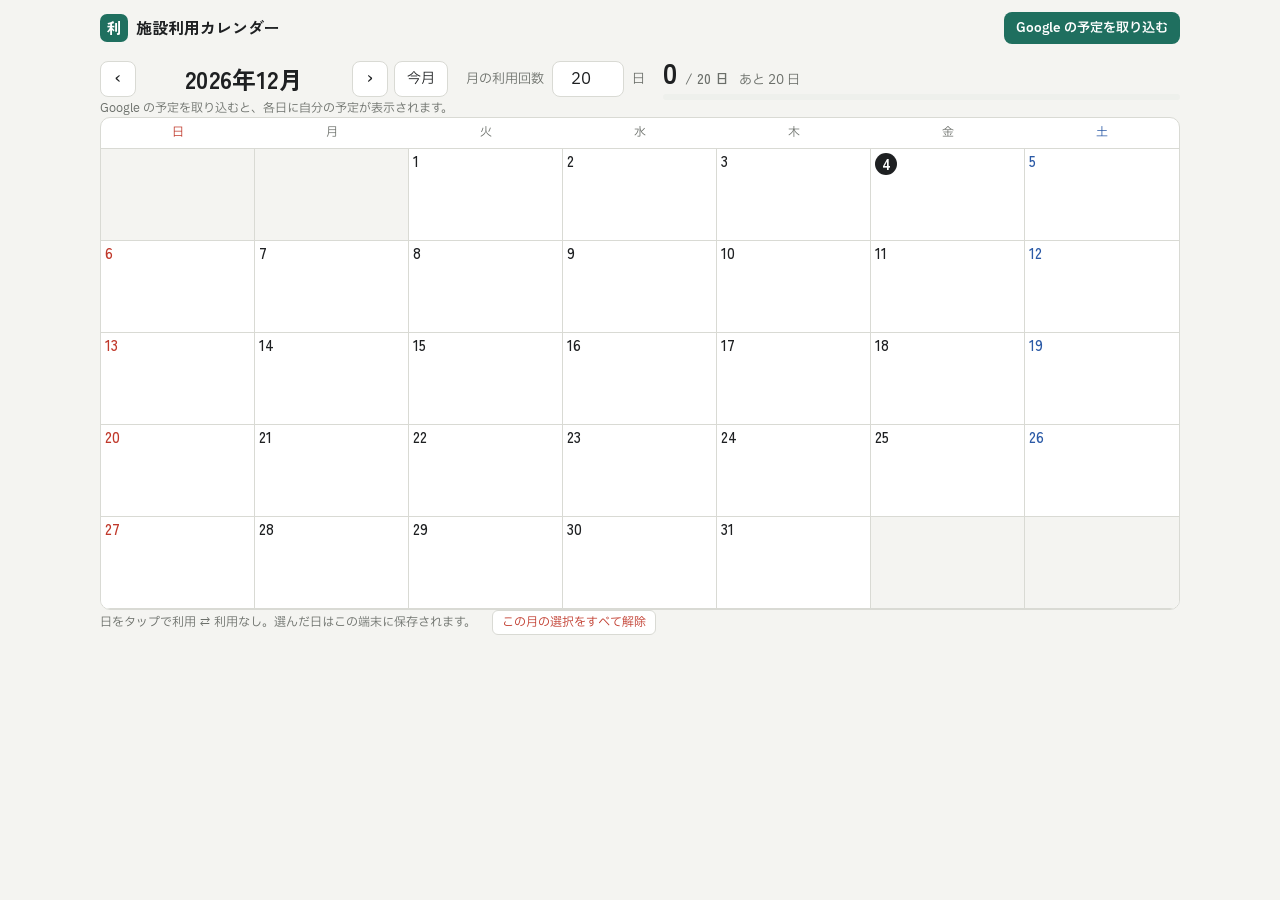
<file: index.html>
<!doctype html>
<html lang="ja">
<head>
<meta charset="utf-8">
<meta name="viewport" content="width=device-width, initial-scale=1, viewport-fit=cover">
<meta name="theme-color" content="#1f6f5f">
<meta name="apple-mobile-web-app-capable" content="yes">
<meta name="apple-mobile-web-app-status-bar-style" content="default">
<meta name="apple-mobile-web-app-title" content="施設利用">
<title>施設利用カレンダー</title>
<link rel="manifest" href="manifest.webmanifest">
<link rel="icon" href="icons/icon.svg" type="image/svg+xml">
<link rel="apple-touch-icon" href="icons/icon-192.png">
<link rel="stylesheet" href="https://fonts.googleapis.com/css2?family=Zen+Kaku+Gothic+New:wght@500;700&family=IBM+Plex+Sans+JP:wght@400;500;600&display=swap">
<link rel="stylesheet" href="styles.css">
</head>
<body>
<div class="wrap">

  <header class="head">
    <div class="brand"><span class="mark" aria-hidden="true">利</span><span>施設利用カレンダー</span></div>
    <div class="account">
      <span class="who" id="who" hidden></span>
      <button class="primary small" id="signinBtn"><span class="full">Google の予定を取り込む</span><span class="short">Google 連携</span></button>
      <button class="link" id="signout" hidden>ログアウト</button>
    </div>
  </header>

  <main id="app">
    <div class="top">
      <div class="month">
        <button class="nav" id="prev" aria-label="前の月">‹</button>
        <h1 id="title">----年--月</h1>
        <button class="nav" id="next" aria-label="次の月">›</button>
        <button class="today" id="gotoToday">今月</button>
      </div>
      <div class="goal">
        <label for="target">月の利用回数</label>
        <input type="number" id="target" min="0" max="31" inputmode="numeric" value="20">
        <span class="unit">日</span>
      </div>
      <div class="tally">
        <div class="nums">
          <div class="big"><span id="count">0</span> <small>/ <span id="goal">20</span> 日</small></div>
          <div class="rest" id="rest">あと 20 日</div>
        </div>
        <div class="bar"><i id="bar"></i></div>
      </div>
    </div>

    <div class="status" id="status"></div>

    <div class="cal">
      <div class="dow"><div>日</div><div>月</div><div>火</div><div>水</div><div>木</div><div>金</div><div>土</div></div>
      <div class="grid" id="grid"></div>
    </div>

    <section class="card detail" id="detail" hidden>
      <div class="detail-head">
        <h2 id="detailTitle"></h2>
        <button class="toggle" id="detailToggle"></button>
      </div>
      <ul class="evlist" id="evlist"></ul>
    </section>

    <details class="card cals" id="cals" hidden>
      <summary>表示するカレンダー <span id="calCount"></span></summary>
      <div class="callist" id="callist"></div>
    </details>

    <div class="foot">
      <span id="footNote">日をタップで利用 ⇄ 利用なし。選んだ日はこの端末に保存されます。</span>
      <button id="clearBtn" class="danger">この月の選択をすべて解除</button>
      <span class="confirm" id="confirm">
        <span>本当に解除しますか？</span>
        <button id="clearYes" class="danger">解除する</button>
        <button id="clearNo">やめる</button>
      </span>
    </div>
  </main>

</div>
<script src="config.js"></script>
<script src="https://accounts.google.com/gsi/client" async defer onload="window.__gisLoaded && window.__gisLoaded()"></script>
<script src="app.js"></script>
</body>
</html>
</file>
<file: styles.css>
/* Layout: one month grid fills the page; a compact summary bar above it with the running total. */
:root {
  --bg: #f4f4f1;
  --surface: #ffffff;
  --line: #d9dad4;
  --ink: #1e2022;
  --muted: #6b6f6a;
  --accent: #1f6f5f;        /* 利用ON */
  --accent-ink: #ffffff;
  --accent-soft: #dcefe8;
  --holiday: #c0392b;
  --saturday: #2b5aa6;
  --warn: #b7791f;
  --chip: #eef0ec;
  --chip-ink: #3a3e3a;
  --display: "Zen Kaku Gothic New", "Hiragino Sans", "Yu Gothic", sans-serif;
  --body: "IBM Plex Sans JP", "Hiragino Sans", "Yu Gothic", sans-serif;
  color-scheme: light;
}
@media (prefers-color-scheme: dark) {
  :root {
    --bg: #16181a; --surface: #202326; --line: #363a3e; --ink: #e8e9e6; --muted: #9ba09b;
    --accent: #3fa88e; --accent-ink: #0f1a16; --accent-soft: #1d3a32;
    --holiday: #ef7b6e; --saturday: #7aa5e8; --warn: #e0a84a;
    --chip: #2c3034; --chip-ink: #d6d9d4;
    color-scheme: dark;
  }
}
* { box-sizing: border-box; }
html, body { margin: 0; }
body {
  background: var(--bg); color: var(--ink);
  font-family: var(--body); font-size: 14px; line-height: 1.45;
  padding-top: max(12px, env(safe-area-inset-top, 0px));
  padding-bottom: max(32px, env(safe-area-inset-bottom, 0px));
  padding-left: max(14px, env(safe-area-inset-left, 0px));
  padding-right: max(14px, env(safe-area-inset-right, 0px));
  font-variant-numeric: tabular-nums;
}
.wrap { max-width: 1080px; margin: 0 auto; display: grid; gap: 14px; }
button { font: inherit; cursor: pointer; }
code { font-size: 0.92em; background: var(--chip); padding: 1px 5px; border-radius: 4px; }

.head { display: flex; align-items: center; justify-content: space-between; gap: 10px; }
.brand { white-space: nowrap; display: flex; align-items: center; gap: 8px; font-family: var(--display); font-weight: 700; font-size: 16px; }
.mark { display: inline-grid; place-items: center; width: 28px; height: 28px; border-radius: 7px; background: var(--accent); color: var(--accent-ink); font-size: 15px; }
.account { display: flex; align-items: center; gap: 10px; font-size: 12px; color: var(--muted); min-width: 0; }
.who { white-space: nowrap; overflow: hidden; text-overflow: ellipsis; max-width: 50vw; }
.link { border: 0; background: none; color: var(--accent); padding: 0; text-decoration: underline; font-size: 12px; }

.card { background: var(--surface); border: 1px solid var(--line); border-radius: 10px; padding: 14px 16px; }
.card h2 { font-family: var(--display); font-size: 17px; margin: 0 0 8px; }
.card p { margin: 0 0 10px; max-width: 60ch; }
.primary { background: var(--accent); color: var(--accent-ink); border: 0; border-radius: 8px; height: 42px; padding: 0 18px; font-weight: 600; font-size: 15px; }
.primary.small { height: 32px; padding: 0 12px; font-size: 13px; white-space: nowrap; }
.primary.small .short { display: none; }
.err { color: var(--holiday); }

.top { display: flex; flex-wrap: wrap; align-items: center; gap: 10px 18px; }
.month { display: flex; align-items: center; gap: 6px; }
.month h1 { font-family: var(--display); font-weight: 700; font-size: 24px; margin: 0; min-width: 8.5em; text-align: center; letter-spacing: 0.02em; }
.nav { border: 1px solid var(--line); background: var(--surface); color: var(--ink); width: 36px; height: 36px; border-radius: 8px; font-size: 18px; }
.nav:hover { border-color: var(--muted); }
.today { border: 1px solid var(--line); background: var(--surface); color: var(--ink); height: 36px; padding: 0 12px; border-radius: 8px; }

.goal { display: flex; align-items: center; gap: 8px; }
.goal label, .goal .unit { color: var(--muted); font-size: 13px; }
.goal input { width: 4.5em; height: 36px; font: inherit; font-size: 16px; text-align: center; border: 1px solid var(--line); border-radius: 8px; background: var(--surface); color: var(--ink); }

.tally { margin-left: auto; display: grid; gap: 4px; min-width: 220px; flex: 1 1 220px; }
.tally .nums { display: flex; align-items: baseline; gap: 10px; }
.tally .big { font-family: var(--display); font-size: 28px; font-weight: 700; line-height: 1; }
.tally .big small { font-size: 14px; font-weight: 500; color: var(--muted); }
.tally .rest { font-size: 13px; color: var(--muted); }
.tally .rest.over { color: var(--warn); font-weight: 600; }
.tally .rest.done { color: var(--accent); font-weight: 600; }
.bar { height: 6px; background: var(--chip); border-radius: 3px; overflow: hidden; }
.bar i { display: block; height: 100%; background: var(--accent); width: 0; transition: width .2s; }
.bar i.over { background: var(--warn); }

.status { font-size: 12px; color: var(--muted); display: flex; flex-wrap: wrap; gap: 6px 14px; align-items: center; min-height: 1.4em; }
.status button, .foot button, .toggle { font-size: 12px; border: 1px solid var(--line); background: var(--surface); color: var(--ink); border-radius: 6px; padding: 3px 9px; }
.status .err { color: var(--holiday); }

.cal { background: var(--surface); border: 1px solid var(--line); border-radius: 10px; overflow: hidden; }
.dow { display: grid; grid-template-columns: repeat(7, 1fr); border-bottom: 1px solid var(--line); }
.dow div { text-align: center; font-size: 12px; padding: 6px 0; color: var(--muted); letter-spacing: 0.08em; }
.dow div:first-child { color: var(--holiday); }
.dow div:last-child { color: var(--saturday); }
.grid { display: grid; grid-template-columns: repeat(7, 1fr); }
.day {
  position: relative; min-height: 92px; padding: 4px 4px 22px; text-align: left;
  border: 0; border-right: 1px solid var(--line); border-bottom: 1px solid var(--line);
  background: var(--surface); color: var(--ink);
  display: flex; flex-direction: column; gap: 2px; min-width: 0;
  -webkit-tap-highlight-color: transparent; touch-action: manipulation;
}
.day:nth-child(7n) { border-right: 0; }
.day:focus-visible { outline: 2px solid var(--accent); outline-offset: -2px; z-index: 1; }
.day.blank { background: var(--bg); cursor: default; }
.day.sel { box-shadow: inset 0 0 0 2px var(--ink); z-index: 1; }
.day .num { font-family: var(--display); font-weight: 500; font-size: 15px; line-height: 1; display: flex; align-items: center; gap: 4px; }
.day.sun .num, .day.hol .num { color: var(--holiday); }
.day.sat .num { color: var(--saturday); }
.day .num b { font-weight: inherit; }
.day.is-today .num b { background: var(--ink); color: var(--surface); border-radius: 999px; width: 22px; height: 22px; display: inline-grid; place-items: center; font-weight: 700; }
.day .holname { font-size: 10px; color: var(--holiday); white-space: nowrap; overflow: hidden; text-overflow: ellipsis; }
.chips { display: grid; gap: 2px; min-width: 0; }
.chip { font-size: 11px; line-height: 1.3; background: var(--chip); color: var(--chip-ink); border-radius: 3px; padding: 1px 4px 1px 3px; white-space: nowrap; overflow: hidden; text-overflow: ellipsis; display: flex; align-items: center; gap: 3px; }
.chip .dot, .evlist .dot { flex: none; width: 7px; height: 7px; border-radius: 50%; background: var(--muted); }
.chip .t { color: var(--muted); font-size: 10px; }
.chip .ttl { overflow: hidden; text-overflow: ellipsis; }
.more { font-size: 10px; color: var(--muted); padding-left: 2px; }
.day.on { background: var(--accent-soft); }
.day.on::after {
  content: "利用"; position: absolute; left: 4px; bottom: 4px;
  font-family: var(--display); font-size: 11px; font-weight: 700; letter-spacing: 0.1em;
  background: var(--accent); color: var(--accent-ink); border-radius: 4px; padding: 1px 6px;
}
.day.on .num { color: var(--accent); }
.day.on.sun .num, .day.on.hol .num { color: var(--holiday); }
.day.on.sat .num { color: var(--saturday); }

.detail-head { display: flex; align-items: center; justify-content: space-between; gap: 10px; }
.detail h2 { margin: 0; }
.evlist { list-style: none; margin: 10px 0 0; padding: 0; display: grid; gap: 6px; }
.evlist li { display: grid; grid-template-columns: auto 4.5em 1fr; gap: 8px; align-items: baseline; font-size: 13px; }
.evlist .dot { position: relative; top: -1px; }
.evlist .t { color: var(--muted); font-size: 12px; }
.evlist .c { color: var(--muted); font-size: 11px; margin-left: 6px; }
.evlist .none { color: var(--muted); font-size: 13px; }

.cals summary { cursor: pointer; font-weight: 600; font-size: 13px; }
.cals summary span { color: var(--muted); font-weight: 400; }
.callist { display: flex; flex-wrap: wrap; gap: 6px 14px; margin-top: 10px; }
.callist label { display: flex; align-items: center; gap: 6px; font-size: 13px; }
.callist .sw { width: 12px; height: 12px; border-radius: 3px; flex: none; }

.foot { display: flex; flex-wrap: wrap; gap: 8px 16px; align-items: center; font-size: 12px; color: var(--muted); }
.foot .danger { color: var(--holiday); }
.foot .confirm { display: none; gap: 8px; align-items: center; }
.foot .confirm.show { display: inline-flex; }

@media (max-width: 640px) {
  .primary.small .full { display: none; }
  .primary.small .short { display: inline; }
  .month h1 { font-size: 20px; min-width: 7em; }
  .day { min-height: 74px; padding: 3px 2px 20px; }
  .day .num { font-size: 13px; }
  .chip { font-size: 10px; padding: 1px 3px 1px 2px; }
  .chip .t { display: none; }
  .day.on::after { font-size: 10px; padding: 1px 4px; letter-spacing: 0.05em; left: 2px; bottom: 3px; }
  .tally { min-width: 100%; }
  .evlist li { grid-template-columns: auto 4em 1fr; }
}
@media (prefers-reduced-motion: reduce) { .bar i { transition: none; } }
</file>
